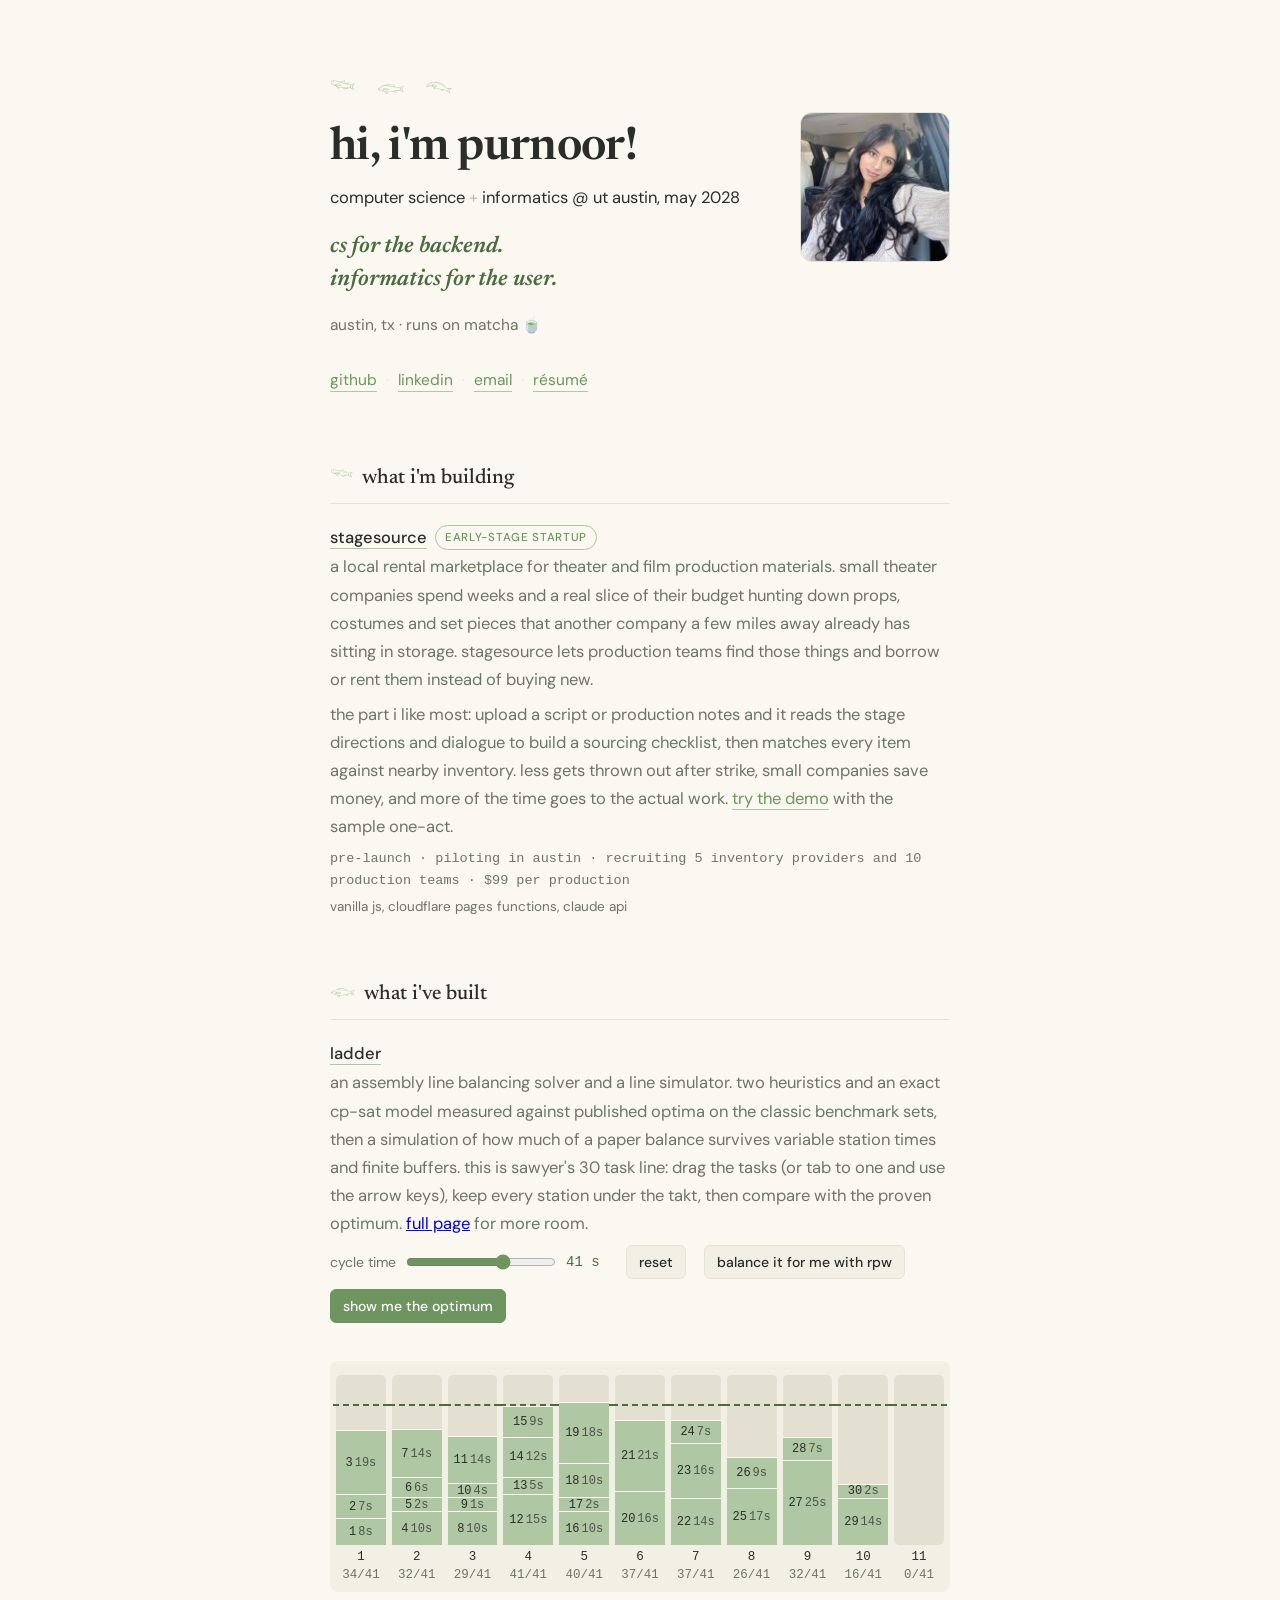
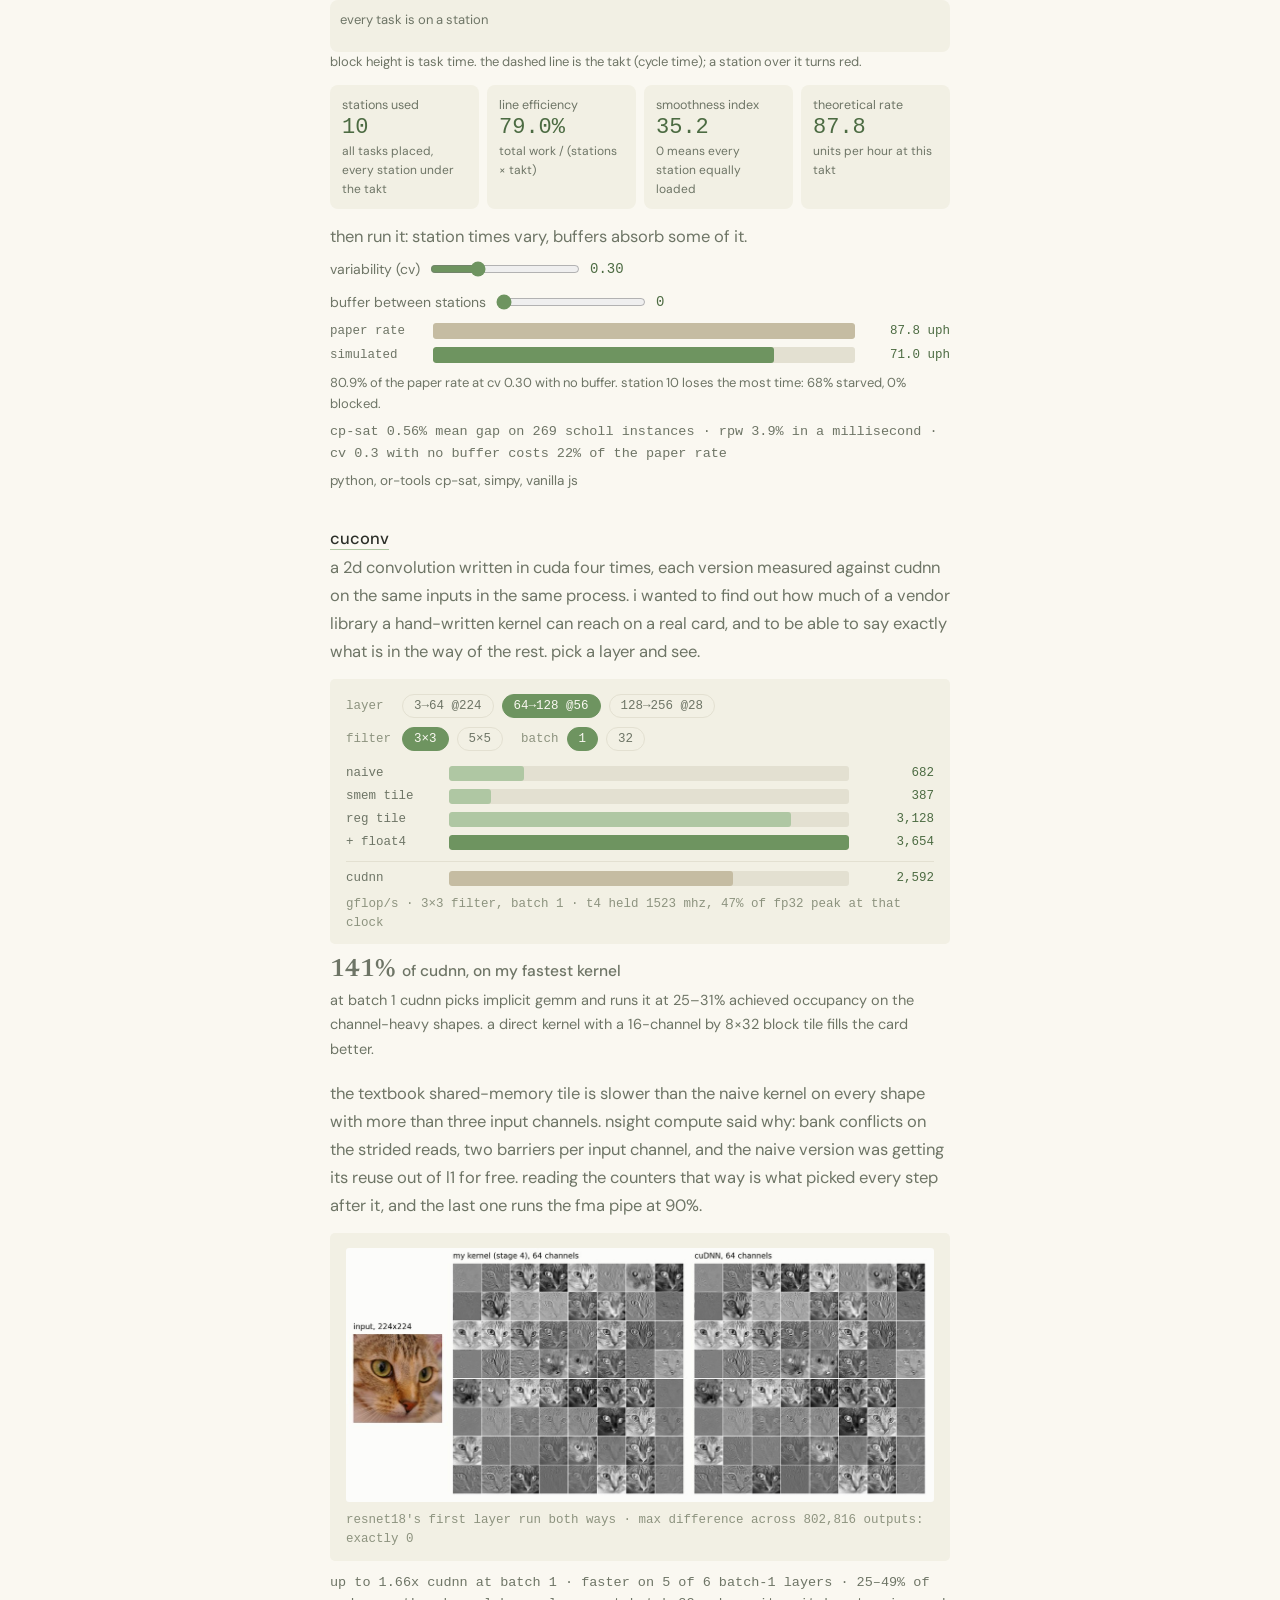
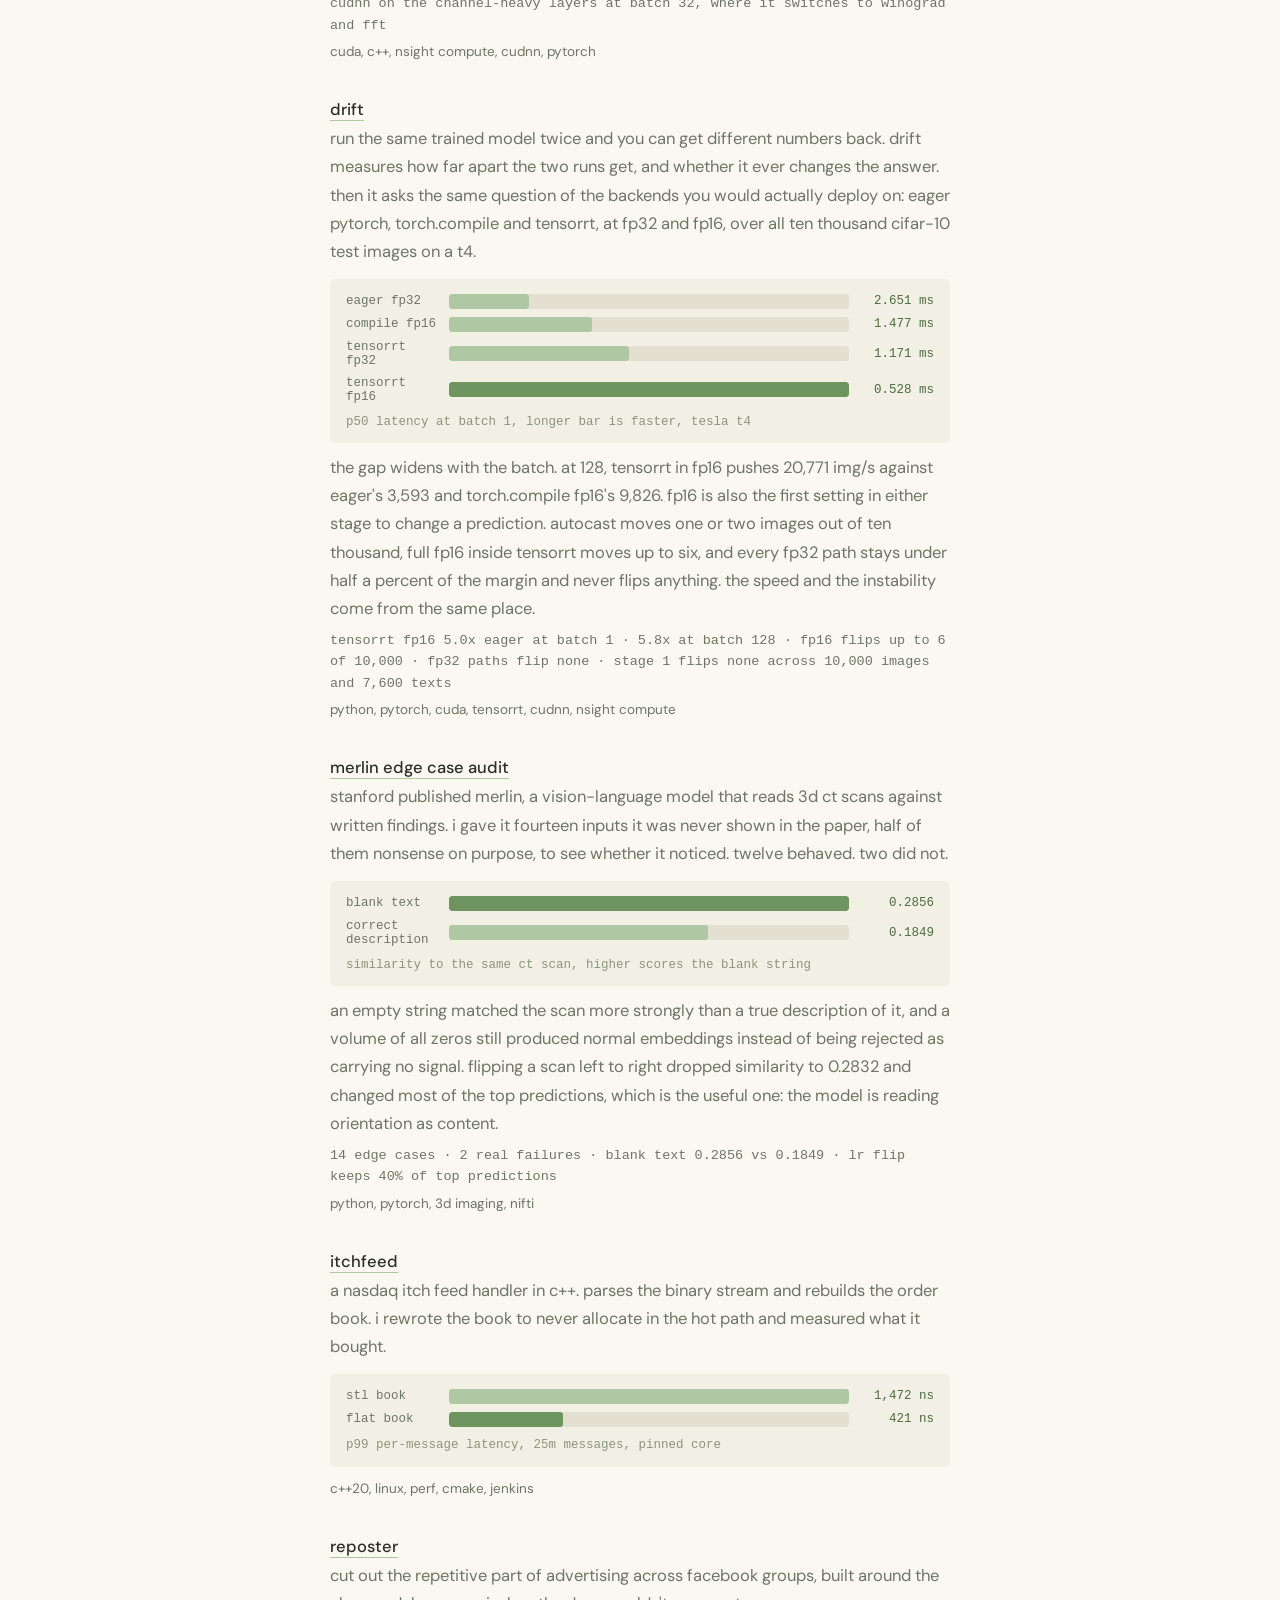
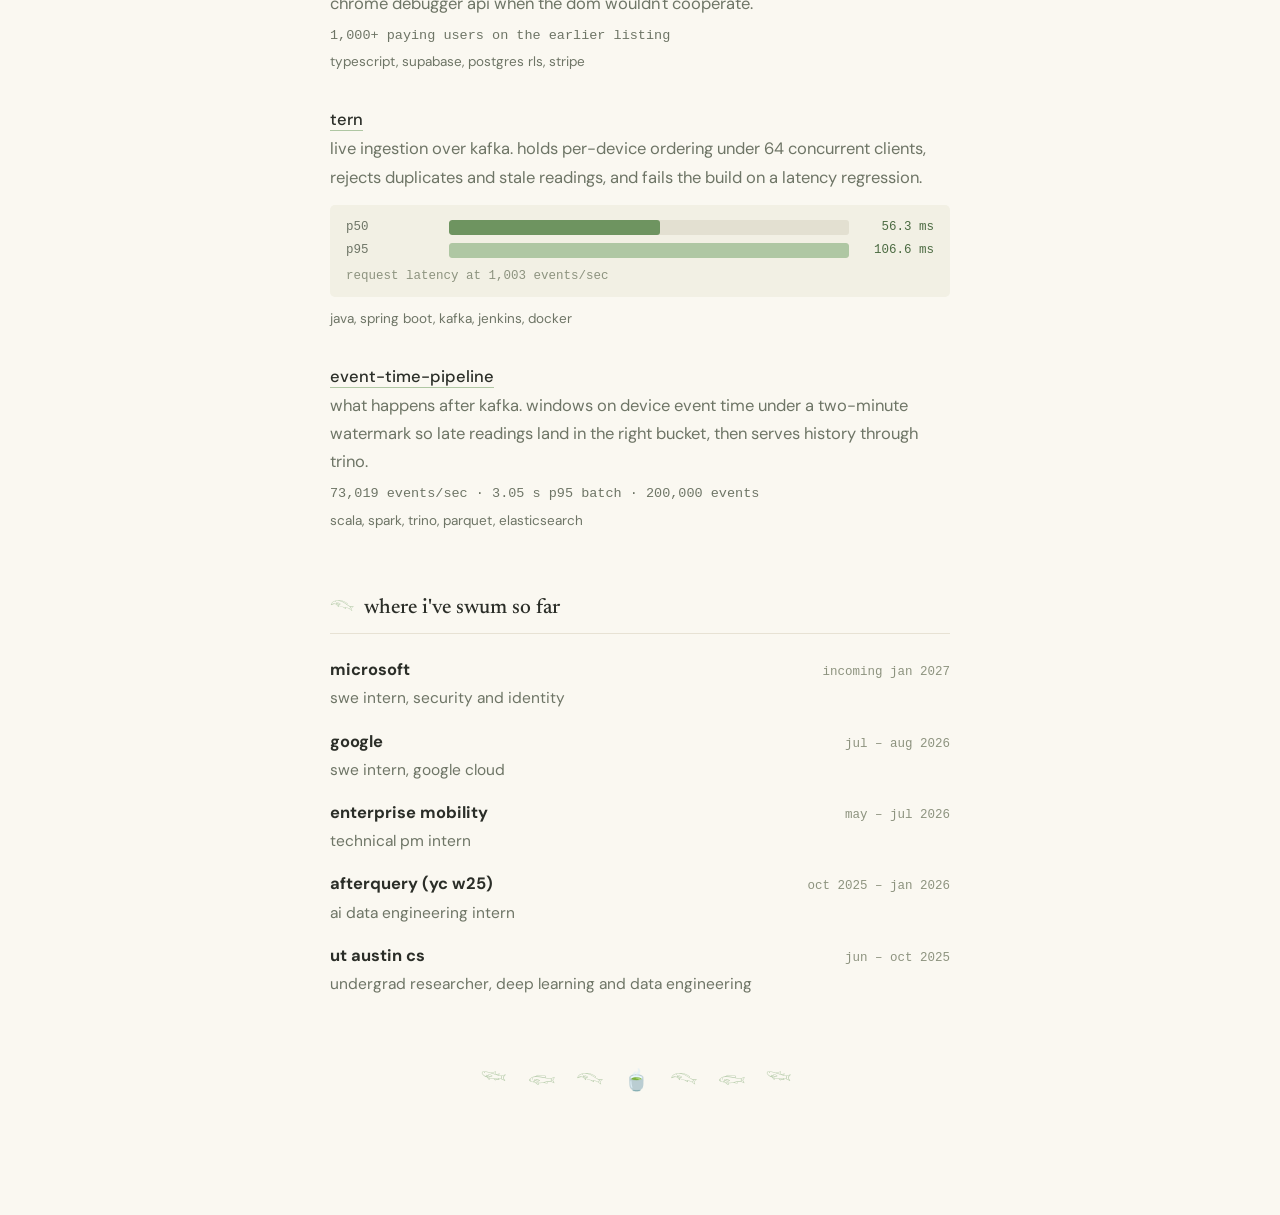
<file: index.html>
<!doctype html>
<html lang="en"><head><meta charset="utf-8">
<meta name="viewport" content="width=device-width,initial-scale=1">
<title>purnoor sharma</title>
<meta name="description" content="purnoor sharma — cs and informatics at ut austin. cuda kernels, c++ systems, and things people actually use.">
<link rel="preconnect" href="https://fonts.googleapis.com">
<link rel="preconnect" href="https://fonts.gstatic.com" crossorigin>
<link rel="preload" href="fonts/fish.woff2" as="font" type="font/woff2" crossorigin>
<link href="https://fonts.googleapis.com/css2?family=Newsreader:ital,opsz,wght@0,6..72,400;0,6..72,500;0,6..72,600;1,6..72,400&family=DM+Sans:wght@400;500&display=swap" rel="stylesheet">
<link rel="stylesheet" href="ladder/board.css">
<style>
  :root{--bg:#FAF8F1;--panel:#F2F0E4;--text:#2B2E28;--muted:#6E7566;
    --matcha:#6E9460;--deep:#4C6B42;--soft:#AFC7A3;--rule:#E7E2D4;--ref:#C5BCA2;--track:#E3E0D1}
  *{box-sizing:border-box}
  body{margin:0;background:var(--bg);color:var(--text);
    font:16.5px/1.7 "DM Sans",ui-sans-serif,system-ui,sans-serif;-webkit-font-smoothing:antialiased}
  main{max-width:660px;margin:0 auto;padding:0 20px 110px}
  .hero{padding:72px 0 10px}
  /* most Windows and Android installs ship no font covering Egyptian Hieroglyphs (U+13000),
     so the fish fall back to tofu boxes without this webfont. self-hosted subset of
     Noto Sans Egyptian Hieroglyphs (OFL) holding only the three fish, 2 KB instead of 399 KB. */
  @font-face{font-family:"Noto Sans Egyptian Hieroglyphs";src:url(fonts/fish.woff2) format("woff2");
    unicode-range:U+1319D-1319F;font-display:swap}
  .glyph,.fish,h2 .g{font-family:"Noto Sans Egyptian Hieroglyphs","Segoe UI Historic","Apple Symbols",serif}
  .fish{color:var(--soft);letter-spacing:.4em;font-size:20px;margin:0}
  .hero{display:flex;justify-content:space-between;align-items:flex-start;gap:32px}
  .hero .txt{min-width:0}
  .me{flex:none;width:150px;height:150px;border-radius:12px;object-fit:cover;margin-top:40px;
    border:1px solid var(--rule);background:var(--panel)}
  h1{font:600 46px/1.08 "Newsreader",Georgia,serif;margin:18px 0 10px;letter-spacing:-.015em}
  .claim{font:400 23px/1.45 "Newsreader",Georgia,serif;margin:0 0 16px;max-width:30ch}
  .claim b{font-weight:600;color:var(--deep);font-style:italic}
  .meta{color:var(--muted);margin:0;font-size:15.5px}
  .degree{font-size:16.5px;color:var(--text);margin:0 0 18px}
  .degree .amp{color:var(--soft)}
  .links{margin:28px 0 0;font-size:15.5px}
  .links a{color:var(--matcha);text-decoration:none;border-bottom:1.5px solid var(--soft);padding-bottom:1px}
  .links a:hover{border-bottom-color:var(--matcha)}
  .links span{color:var(--rule);margin:0 9px}
  h2{font:500 21px/1.3 "Newsreader",Georgia,serif;margin:62px 0 22px;padding-bottom:11px;border-bottom:1px solid var(--rule)}
  h2 .g{color:var(--soft);margin-right:9px;font-size:18px}
  .item{margin:0 0 34px}
  .item h3{font:500 16.5px/1.4 "DM Sans",sans-serif;margin:0 0 4px}
  .item h3 a{color:var(--text);text-decoration:none;border-bottom:1.5px solid var(--soft)}
  .item h3 a:hover{color:var(--matcha)}
  .item p{margin:0 0 7px;color:var(--muted)}
  .badge{font:500 11.5px/1 "DM Sans",sans-serif;letter-spacing:.06em;text-transform:uppercase;color:var(--matcha);border:1px solid var(--soft);border-radius:999px;padding:4px 9px;margin-left:8px;vertical-align:2px;white-space:nowrap}
  .item p a.go{color:var(--matcha);text-decoration:none;border-bottom:1.5px solid var(--soft)}
  .item p a.go:hover{border-bottom-color:var(--matcha)}
  .stack{font-size:13.5px;color:#8D937F;margin:0!important}
  .nums{font:13.5px/1.6 ui-monospace,SFMono-Regular,Menlo,monospace;color:var(--matcha);margin:0 0 5px!important}
  figure{margin:13px 0 11px;background:var(--panel);border-radius:5px;padding:15px 16px 12px}
  figure img{display:block;width:100%;height:auto;border-radius:3px;background:#fff}
  figcaption{font:12.5px/1.5 ui-monospace,SFMono-Regular,Menlo,monospace;color:#8D937F;margin-top:9px}
  .bar{display:flex;align-items:center;gap:11px;margin:0 0 8px}
  .bar .lbl{font:12.5px ui-monospace,Menlo,monospace;color:var(--muted);width:92px;flex:none}
  .bar .track{flex:1;height:15px;background:var(--track);border-radius:3px;overflow:hidden;display:block}
  .bar .fill{display:block;height:100%;min-width:3px;background:var(--soft);border-radius:3px;transition:width .4s cubic-bezier(.4,0,.2,1)}
  .bar .fill.hi{background:var(--matcha)}
  .bar .fill.ref{background:var(--ref)}
  .bar .val{font:12.5px ui-monospace,Menlo,monospace;color:var(--deep);width:74px;text-align:right;flex:none}
  .sep{height:1px;background:var(--track);margin:11px 0 9px}
  .row{display:flex;justify-content:space-between;gap:16px;align-items:baseline}
  .row .when{font:12.5px ui-monospace,Menlo,monospace;color:#8D937F;white-space:nowrap}
  .job{margin:0 0 16px}
  .job .what{color:var(--muted);font-size:15.5px;margin:1px 0 0}
  footer{margin-top:66px;text-align:center}

  /* interactive explorer */
  .pick{display:flex;align-items:baseline;gap:8px;flex-wrap:wrap;margin:0 0 9px}
  .pick .k{font:12.5px ui-monospace,Menlo,monospace;color:#8D937F;width:48px;flex:none}
  .chip{font:12.5px ui-monospace,Menlo,monospace;color:var(--muted);background:transparent;
    border:1px solid var(--track);border-radius:999px;padding:4px 11px;cursor:pointer;
    transition:background .15s,border-color .15s,color .15s}
  .chip:hover{border-color:var(--soft);color:var(--deep)}
  .chip[aria-pressed="true"]{background:var(--matcha);border-color:var(--matcha);color:#FAF8F1}
  .chip:focus-visible{outline:2px solid var(--deep);outline-offset:2px}
  .verdict{font:500 15.5px/1.5 "DM Sans",sans-serif;margin:14px 0 2px!important;color:var(--deep)}
  .verdict.under{color:var(--muted)}
  .verdict .big{font:600 25px/1 "Newsreader",Georgia,serif;margin-right:3px}
  .why{font-size:14.5px!important;color:var(--muted);margin:4px 0 0!important}
  @media(max-width:600px){.hero{flex-direction:column-reverse;gap:8px}.me{margin-top:0}}
  @media(max-width:430px){.hero{padding:48px 0 6px}h1{font-size:35px}.claim{font-size:20px}
    .bar .lbl{width:66px}.bar .val{width:62px}.row{flex-direction:column;gap:1px}
    .pick .k{width:100%}}
  @media(prefers-reduced-motion:reduce){.bar .fill{transition:none}}
</style></head>
<body><main>

  <div class="hero">
    <div class="txt">
    <p class="fish">𓆝 𓆟 𓆞</p>
    <h1>hi, i'm purnoor!</h1>
    <p class="degree">computer science <span class="amp">+</span> informatics @ ut austin, may 2028</p>
    <p class="claim"><b>cs for the backend.</b><br><b>informatics for the user.</b></p>
    <p class="meta">austin, tx · runs on matcha 🍵</p>
    <p class="links">
      <a href="https://github.com/noorps">github</a><span>·</span><a href="https://linkedin.com/in/purnoor-sharma">linkedin</a><span>·</span><a href="mailto:purnoor.sharma@utexas.edu">email</a><span>·</span><a href="/resume.pdf">résumé</a>
    </p>
    </div>
    <img class="me" src="img/me.jpg" width="150" height="150" alt="purnoor sharma">
  </div>

  <h2><span class="g">𓆝</span>what i'm building</h2>

  <div class="item">
    <h3><a href="stagesource/">stagesource</a><span class="badge">early-stage startup</span></h3>
    <p>a local rental marketplace for theater and film production materials. small theater companies spend weeks and a real slice of their budget hunting down props, costumes and set pieces that another company a few miles away already has sitting in storage. stagesource lets production teams find those things and borrow or rent them instead of buying new.</p>
    <p>the part i like most: upload a script or production notes and it reads the stage directions and dialogue to build a sourcing checklist, then matches every item against nearby inventory. less gets thrown out after strike, small companies save money, and more of the time goes to the actual work. <a class="go" href="stagesource/">try the demo</a> with the sample one-act.</p>
    <p class="nums">pre-launch · piloting in austin · recruiting 5 inventory providers and 10 production teams · $99 per production</p>
    <p class="stack">vanilla js, cloudflare pages functions, claude api</p>
  </div>

  <h2><span class="g">𓆟</span>what i've built</h2>

  <div class="item">
    <h3><a href="ladder/">ladder</a></h3>
    <p>an assembly line balancing solver and a line simulator. two heuristics and an exact cp-sat model measured against published optima on the classic benchmark sets, then a simulation of how much of a paper balance survives variable station times and finite buffers. this is sawyer's 30 task line: drag the tasks (or tab to one and use the arrow keys), keep every station under the takt, then compare with the proven optimum. <a href="ladder/">full page</a> for more room.</p>
    <div id="ladder-board"></div>
    <p style="margin-top:14px">then run it: station times vary, buffers absorb some of it.</p>
    <div id="ladder-sim"></div>
    <p class="nums">cp-sat 0.56% mean gap on 269 scholl instances · rpw 3.9% in a millisecond · cv 0.3 with no buffer costs 22% of the paper rate</p>
    <p class="stack">python, or-tools cp-sat, simpy, vanilla js</p>
  </div>

  <div class="item">
    <h3><a href="https://github.com/noorps/cuconv">cuconv</a></h3>
    <p>a 2d convolution written in cuda four times, each version measured against cudnn on the same inputs in the same process. i wanted to find out how much of a vendor library a hand-written kernel can reach on a real card, and to be able to say exactly what is in the way of the rest. pick a layer and see.</p>

    <figure>
      <div class="pick"><span class="k">layer</span>
        <button class="chip" data-g="shape" data-v="3->64 @224">3→64 @224</button>
        <button class="chip" data-g="shape" data-v="64->128 @56">64→128 @56</button>
        <button class="chip" data-g="shape" data-v="128->256 @28">128→256 @28</button>
      </div>
      <div class="pick"><span class="k">filter</span>
        <button class="chip" data-g="k" data-v="3">3×3</button>
        <button class="chip" data-g="k" data-v="5">5×5</button>
        <span class="k" style="width:auto;margin-left:10px">batch</span>
        <button class="chip" data-g="n" data-v="1">1</button>
        <button class="chip" data-g="n" data-v="32">32</button>
      </div>

      <div style="margin-top:15px">
        <div class="bar"><span class="lbl">naive</span><span class="track"><span class="fill" id="b-naive"></span></span><span class="val" id="v-naive"></span></div>
        <div class="bar"><span class="lbl">smem tile</span><span class="track"><span class="fill" id="b-smem"></span></span><span class="val" id="v-smem"></span></div>
        <div class="bar"><span class="lbl">reg tile</span><span class="track"><span class="fill" id="b-regtile"></span></span><span class="val" id="v-regtile"></span></div>
        <div class="bar"><span class="lbl">+ float4</span><span class="track"><span class="fill hi" id="b-vec"></span></span><span class="val" id="v-vec"></span></div>
        <div class="sep"></div>
        <div class="bar"><span class="lbl">cudnn</span><span class="track"><span class="fill ref" id="b-cudnn"></span></span><span class="val" id="v-cudnn"></span></div>
      </div>
      <figcaption id="cap"></figcaption>
    </figure>

    <p class="verdict" id="verdict"></p>
    <p class="why" id="why"></p>

    <p style="margin-top:18px">the textbook shared-memory tile is slower than the naive kernel on every shape with more than three input channels. nsight compute said why: bank conflicts on the strided reads, two barriers per input channel, and the naive version was getting its reuse out of l1 for free. reading the counters that way is what picked every step after it, and the last one runs the fma pipe at 90%.</p>

    <figure>
      <img src="img/cuconv-featuremaps.jpg" alt="resnet18 conv1 feature maps, 64 channels from my kernel beside 64 from cudnn, visually identical" loading="lazy" width="1200" height="520">
      <figcaption>resnet18's first layer run both ways · max difference across 802,816 outputs: exactly 0</figcaption>
    </figure>
    <p class="nums">up to 1.66x cudnn at batch 1 · faster on 5 of 6 batch-1 layers · 25–49% of cudnn on the channel-heavy layers at batch 32, where it switches to winograd and fft</p>
    <p class="stack">cuda, c++, nsight compute, cudnn, pytorch</p>
  </div>

  <div class="item">
    <h3><a href="https://github.com/noorps/drift">drift</a></h3>
    <p>run the same trained model twice and you can get different numbers back. drift measures how far apart the two runs get, and whether it ever changes the answer. then it asks the same question of the backends you would actually deploy on: eager pytorch, torch.compile and tensorrt, at fp32 and fp16, over all ten thousand cifar-10 test images on a t4.</p>

    <figure>
      <div class="bar"><span class="lbl">eager fp32</span><span class="track"><span class="fill" style="width:19.9%"></span></span><span class="val">2.651 ms</span></div>
      <div class="bar"><span class="lbl">compile fp16</span><span class="track"><span class="fill" style="width:35.7%"></span></span><span class="val">1.477 ms</span></div>
      <div class="bar"><span class="lbl">tensorrt fp32</span><span class="track"><span class="fill" style="width:45.1%"></span></span><span class="val">1.171 ms</span></div>
      <div class="bar"><span class="lbl">tensorrt fp16</span><span class="track"><span class="fill hi" style="width:100%"></span></span><span class="val">0.528 ms</span></div>
      <figcaption>p50 latency at batch 1, longer bar is faster, tesla t4</figcaption>
    </figure>

    <p>the gap widens with the batch. at 128, tensorrt in fp16 pushes 20,771 img/s against eager's 3,593 and torch.compile fp16's 9,826. fp16 is also the first setting in either stage to change a prediction. autocast moves one or two images out of ten thousand, full fp16 inside tensorrt moves up to six, and every fp32 path stays under half a percent of the margin and never flips anything. the speed and the instability come from the same place.</p>

    <p class="nums">tensorrt fp16 5.0x eager at batch 1 · 5.8x at batch 128 · fp16 flips up to 6 of 10,000 · fp32 paths flip none · stage 1 flips none across 10,000 images and 7,600 texts</p>
    <p class="stack">python, pytorch, cuda, tensorrt, cudnn, nsight compute</p>
  </div>

  <div class="item">
    <h3><a href="https://github.com/noorps/merlin-edge-case-audit">merlin edge case audit</a></h3>
    <p>stanford published merlin, a vision-language model that reads 3d ct scans against written findings. i gave it fourteen inputs it was never shown in the paper, half of them nonsense on purpose, to see whether it noticed. twelve behaved. two did not.</p>

    <figure>
      <div class="bar"><span class="lbl">blank text</span><span class="track"><span class="fill hi" style="width:100%"></span></span><span class="val">0.2856</span></div>
      <div class="bar"><span class="lbl">correct description</span><span class="track"><span class="fill" style="width:64.7%"></span></span><span class="val">0.1849</span></div>
      <figcaption>similarity to the same ct scan, higher scores the blank string</figcaption>
    </figure>

    <p>an empty string matched the scan more strongly than a true description of it, and a volume of all zeros still produced normal embeddings instead of being rejected as carrying no signal. flipping a scan left to right dropped similarity to 0.2832 and changed most of the top predictions, which is the useful one: the model is reading orientation as content.</p>

    <p class="nums">14 edge cases · 2 real failures · blank text 0.2856 vs 0.1849 · lr flip keeps 40% of top predictions</p>
    <p class="stack">python, pytorch, 3d imaging, nifti</p>
  </div>

  <div class="item">
    <h3><a href="https://github.com/noorps/itchfeed">itchfeed</a></h3>
    <p>a nasdaq itch feed handler in c++. parses the binary stream and rebuilds the order book. i rewrote the book to never allocate in the hot path and measured what it bought.</p>
    <figure>
      <div class="bar"><span class="lbl">stl book</span><span class="track"><span class="fill" style="width:100%"></span></span><span class="val">1,472 ns</span></div>
      <div class="bar"><span class="lbl">flat book</span><span class="track"><span class="fill hi" style="width:28.6%"></span></span><span class="val">421 ns</span></div>
      <figcaption>p99 per-message latency, 25m messages, pinned core</figcaption>
    </figure>
    <p class="stack">c++20, linux, perf, cmake, jenkins</p>
  </div>

  <div class="item">
    <h3><a href="#">reposter</a></h3>
    <p>cut out the repetitive part of advertising across facebook groups, built around the chrome debugger api when the dom wouldn't cooperate.</p>
    <p class="nums">1,000+ paying users on the earlier listing</p>
    <p class="stack">typescript, supabase, postgres rls, stripe</p>
  </div>

  <div class="item">
    <h3><a href="https://github.com/noorps/tern">tern</a></h3>
    <p>live ingestion over kafka. holds per-device ordering under 64 concurrent clients, rejects duplicates and stale readings, and fails the build on a latency regression.</p>
    <figure>
      <div class="bar"><span class="lbl">p50</span><span class="track"><span class="fill hi" style="width:52.8%"></span></span><span class="val">56.3 ms</span></div>
      <div class="bar"><span class="lbl">p95</span><span class="track"><span class="fill" style="width:100%"></span></span><span class="val">106.6 ms</span></div>
      <figcaption>request latency at 1,003 events/sec</figcaption>
    </figure>
    <p class="stack">java, spring boot, kafka, jenkins, docker</p>
  </div>

  <div class="item">
    <h3><a href="https://github.com/noorps/event-time-pipeline">event-time-pipeline</a></h3>
    <p>what happens after kafka. windows on device event time under a two-minute watermark so late readings land in the right bucket, then serves history through trino.</p>
    <p class="nums">73,019 events/sec · 3.05 s p95 batch · 200,000 events</p>
    <p class="stack">scala, spark, trino, parquet, elasticsearch</p>
  </div>

  <h2><span class="g">𓆞</span>where i've swum so far</h2>

  <div class="job"><div class="row"><strong>microsoft</strong><span class="when">incoming jan 2027</span></div>
    <p class="what">swe intern, security and identity</p></div>
  <div class="job"><div class="row"><strong>google</strong><span class="when">jul – aug 2026</span></div>
    <p class="what">swe intern, google cloud</p></div>
  <div class="job"><div class="row"><strong>enterprise mobility</strong><span class="when">may – jul 2026</span></div>
    <p class="what">technical pm intern</p></div>
  <div class="job"><div class="row"><strong>afterquery (yc w25)</strong><span class="when">oct 2025 – jan 2026</span></div>
    <p class="what">ai data engineering intern</p></div>
  <div class="job"><div class="row"><strong>ut austin cs</strong><span class="when">jun – oct 2025</span></div>
    <p class="what">undergrad researcher, deep learning and data engineering</p></div>

  <footer><p class="fish">𓆝 𓆟 𓆞 🍵 𓆞 𓆟 𓆝</p></footer>

</main>
<script>
// every number below is measured, from results/t4-20261102-2346/bench.json in the cuconv repo.
const DATA = {"3->64 @224|3|1":{"cudnn":{"g":1242,"ms":0.1396,"pct":100,"mhz":1305,"peak":19},"naive":{"g":698,"ms":0.2483,"pct":56,"mhz":1365,"peak":10},"smem":{"g":445,"ms":0.3898,"pct":36,"mhz":1380,"peak":6},"regtile":{"g":1592,"ms":0.109,"pct":128,"mhz":1350,"peak":23},"vec":{"g":1544,"ms":0.1123,"pct":124,"mhz":1545.0,"peak":20}},"64->128 @56|3|1":{"cudnn":{"g":2592,"ms":0.1784,"pct":100,"mhz":1575,"peak":32},"naive":{"g":682,"ms":0.678,"pct":26,"mhz":1290,"peak":10},"smem":{"g":387,"ms":1.1945,"pct":15,"mhz":1410.0,"peak":5},"regtile":{"g":3128,"ms":0.1478,"pct":121,"mhz":1515.0,"peak":40},"vec":{"g":3654,"ms":0.1266,"pct":141,"mhz":1522.5,"peak":47}},"128->256 @28|3|1":{"cudnn":{"g":2676,"ms":0.1728,"pct":100,"mhz":1545,"peak":34},"naive":{"g":673,"ms":0.6872,"pct":25,"mhz":1395,"peak":9},"smem":{"g":393,"ms":1.1781,"pct":15,"mhz":1440,"peak":5},"regtile":{"g":2497,"ms":0.1852,"pct":93,"mhz":1545,"peak":32},"vec":{"g":2583,"ms":0.179,"pct":96,"mhz":1500,"peak":34}},"3->64 @224|3|32":{"cudnn":{"g":894,"ms":6.204,"pct":100,"mhz":615,"peak":28},"naive":{"g":533,"ms":10.4139,"pct":60,"mhz":1095.0,"peak":10},"smem":{"g":410,"ms":13.5391,"pct":46,"mhz":1260.0,"peak":6},"regtile":{"g":1475,"ms":3.7632,"pct":165,"mhz":720.0,"peak":40},"vec":{"g":1446,"ms":3.8365,"pct":162,"mhz":600,"peak":47}},"64->128 @56|3|32":{"cudnn":{"g":6241,"ms":2.3711,"pct":100,"mhz":765,"peak":159},"naive":{"g":650,"ms":22.7627,"pct":10,"mhz":1245,"peak":10},"smem":{"g":390,"ms":37.8944,"pct":6,"mhz":1380,"peak":6},"regtile":{"g":2715,"ms":5.4512,"pct":43,"mhz":1065,"peak":50},"vec":{"g":3049,"ms":4.8536,"pct":49,"mhz":1020.0,"peak":58}},"128->256 @28|3|32":{"cudnn":{"g":8376,"ms":1.7667,"pct":100,"mhz":795.0,"peak":206},"naive":{"g":647,"ms":22.8868,"pct":8,"mhz":1260.0,"peak":10},"smem":{"g":394,"ms":37.5583,"pct":5,"mhz":1365,"peak":6},"regtile":{"g":2544,"ms":5.8164,"pct":30,"mhz":1080,"peak":46},"vec":{"g":2831,"ms":5.2275,"pct":34,"mhz":1065.0,"peak":52}},"3->64 @224|5|1":{"cudnn":{"g":2482,"ms":0.1941,"pct":100,"mhz":1410,"peak":34},"naive":{"g":608,"ms":0.7918,"pct":25,"mhz":1185,"peak":10},"smem":{"g":577,"ms":0.8345,"pct":23,"mhz":1327.5,"peak":8},"regtile":{"g":4103,"ms":0.1174,"pct":165,"mhz":1455.0,"peak":55},"vec":{"g":4021,"ms":0.1198,"pct":162,"mhz":1410.0,"peak":56}},"64->128 @56|5|1":{"cudnn":{"g":2520,"ms":0.5098,"pct":100,"mhz":1305.0,"peak":38},"naive":{"g":658,"ms":1.9512,"pct":26,"mhz":1275,"peak":10},"smem":{"g":494,"ms":2.6006,"pct":20,"mhz":1425,"peak":7},"regtile":{"g":4188,"ms":0.3067,"pct":166,"mhz":1500,"peak":55},"vec":{"g":4074,"ms":0.3153,"pct":162,"mhz":1282.5,"peak":62}},"128->256 @28|5|1":{"cudnn":{"g":2108,"ms":0.6093,"pct":100,"mhz":1335,"peak":31},"naive":{"g":638,"ms":2.0147,"pct":30,"mhz":1290,"peak":10},"smem":{"g":489,"ms":2.6269,"pct":23,"mhz":1425,"peak":7},"regtile":{"g":2602,"ms":0.4937,"pct":123,"mhz":1305,"peak":39},"vec":{"g":2786,"ms":0.4611,"pct":132,"mhz":1275.0,"peak":43}},"3->64 @224|5|32":{"cudnn":{"g":1361,"ms":11.3228,"pct":100,"mhz":720,"peak":37},"naive":{"g":587,"ms":26.2725,"pct":43,"mhz":1140,"peak":10},"smem":{"g":572,"ms":26.9406,"pct":42,"mhz":1305,"peak":9},"regtile":{"g":2269,"ms":6.7943,"pct":167,"mhz":690,"peak":64},"vec":{"g":2193,"ms":7.0278,"pct":161,"mhz":600,"peak":71}},"64->128 @56|5|32":{"cudnn":{"g":13322,"ms":3.0855,"pct":100,"mhz":720.0,"peak":361},"naive":{"g":637,"ms":64.4958,"pct":5,"mhz":1200,"peak":10},"smem":{"g":483,"ms":85.1068,"pct":4,"mhz":1365,"peak":7},"regtile":{"g":3280,"ms":12.531,"pct":25,"mhz":960,"peak":67},"vec":{"g":3579,"ms":11.4864,"pct":27,"mhz":922.5,"peak":76}},"128->256 @28|5|32":{"cudnn":{"g":11481,"ms":3.5801,"pct":100,"mhz":585,"peak":383},"naive":{"g":606,"ms":67.8047,"pct":5,"mhz":1170,"peak":10},"smem":{"g":472,"ms":87.1096,"pct":4,"mhz":1335,"peak":7},"regtile":{"g":2772,"ms":14.8272,"pct":24,"mhz":915,"peak":59},"vec":{"g":2918,"ms":14.0883,"pct":25,"mhz":855.0,"peak":67}}};

const STAGES = ["naive","smem","regtile","vec","cudnn"];
const sel = {shape:"64->128 @56", k:"3", n:"1"};
const fmt = n => n.toLocaleString("en-US");

function why(shape, n){
  if (shape.startsWith("3->64"))
    return "three input channels, 27 multiply-adds per output. this one is traffic bound, and neither winograd nor fft pays for three channels, so cudnn has no algorithmic trick to play here.";
  if (n === "1")
    return "at batch 1 cudnn picks implicit gemm and runs it at 25–31% achieved occupancy on the channel-heavy shapes. a direct kernel with a 16-channel by 8×32 block tile fills the card better.";
  return "at batch 32 cudnn switches to winograd for 3×3 and fft for 5×5, which do 2.25× and more fewer multiplies than any direct kernel. my fma pipe is at 71–90% here, so what is left is the algorithm, not the kernel.";
}

function render(){
  const row = DATA[sel.shape + "|" + sel.k + "|" + sel.n];
  if (!row) return;
  const max = Math.max(...STAGES.map(s => row[s].g));
  for (const s of STAGES){
    document.getElementById("b-" + s).style.width = (row[s].g / max * 100).toFixed(1) + "%";
    document.getElementById("v-" + s).textContent = fmt(row[s].g);
  }
  const v = row.vec;
  document.getElementById("cap").textContent =
    "gflop/s · " + sel.k + "×" + sel.k + " filter, batch " + sel.n +
    " · t4 held " + Math.round(v.mhz) + " mhz, " + v.peak + "% of fp32 peak at that clock";

  const el = document.getElementById("verdict");
  el.classList.toggle("under", v.pct < 100);
  el.innerHTML = '<span class="big">' + v.pct + "%</span> of cudnn" +
    (v.pct >= 100 ? ", on my fastest kernel" : " on my fastest kernel");
  document.getElementById("why").textContent = why(sel.shape, sel.n);

  for (const c of document.querySelectorAll(".chip"))
    c.setAttribute("aria-pressed", String(sel[c.dataset.g] === c.dataset.v));
}

for (const c of document.querySelectorAll(".chip")){
  c.type = "button";
  c.addEventListener("click", () => { sel[c.dataset.g] = c.dataset.v; render(); });
}
render();
</script>
<script src="ladder/data/data.js"></script>
<script src="ladder/sim.js"></script>
<script src="ladder/board.js"></script>
<script>
(function(){
  const b = window.LadderBoard.create(window.LADDER_DATA, {columnHeight: 170});
  b.mountBoard(document.getElementById("ladder-board"));
  b.mountSim(document.getElementById("ladder-sim"));
})();
</script>
</body></html>
</file>
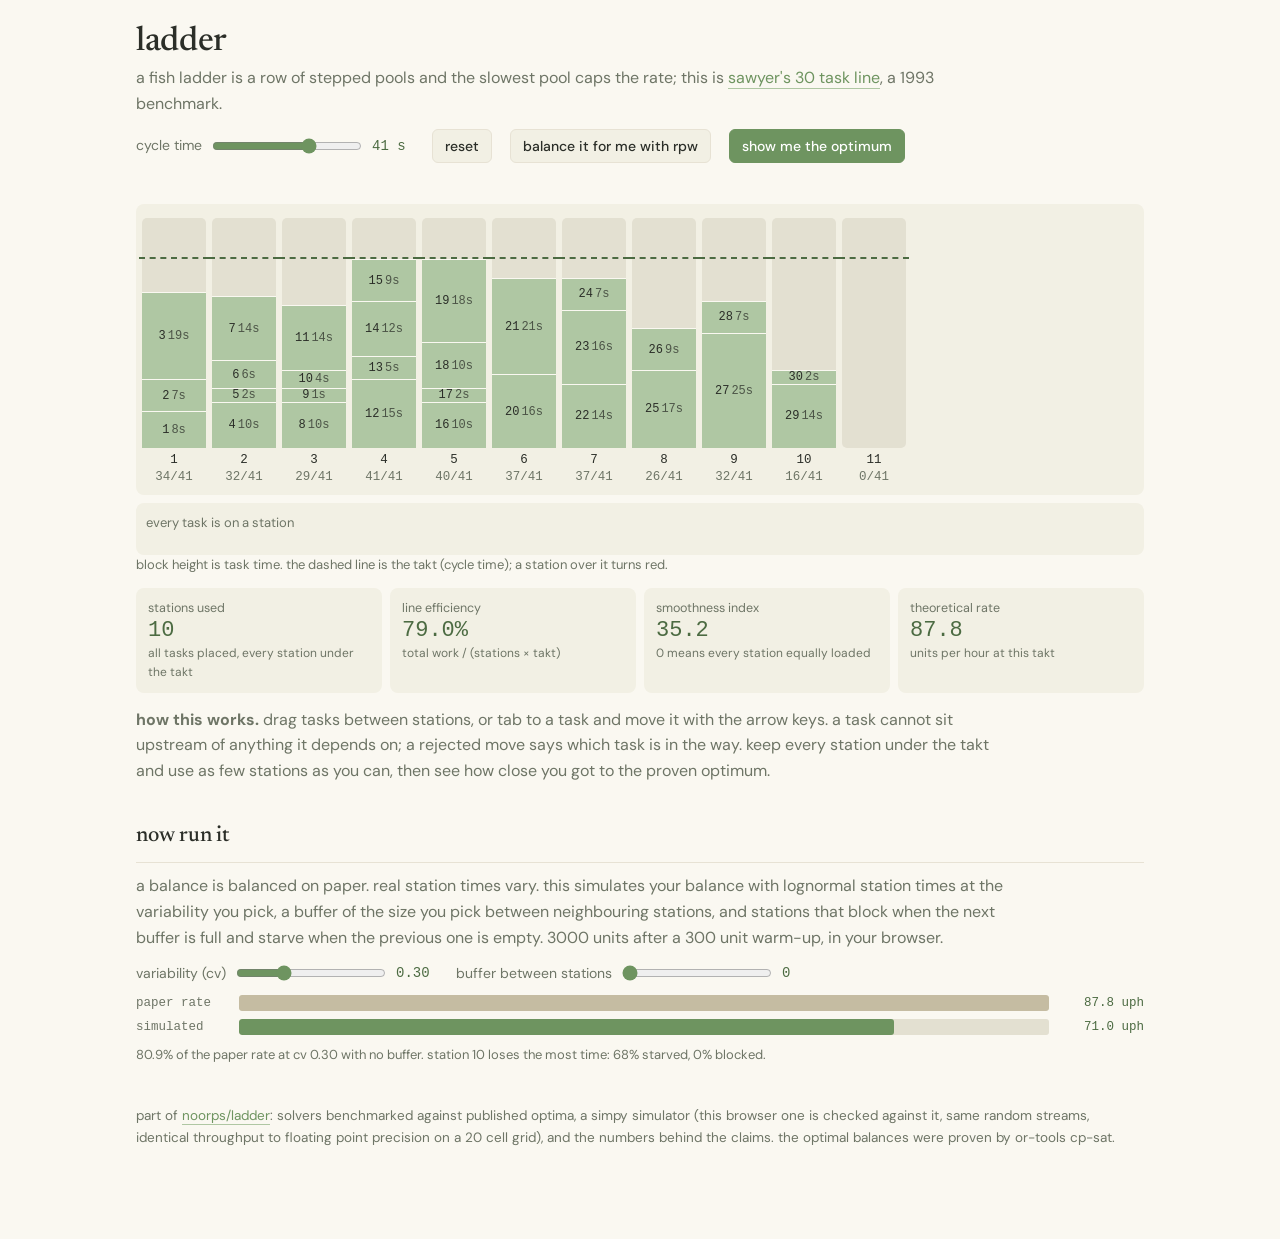
<file: ladder/index.html>
<!doctype html>
<html lang="en">
<head>
<meta charset="utf-8">
<meta name="viewport" content="width=device-width,initial-scale=1">
<title>ladder: balance a line</title>
<meta name="description" content="drag tasks between stations on a real 30 task benchmark line, watch the takt bars and metrics move, then compare your balance with the proven optimum and simulate it with variable station times.">
<link rel="preconnect" href="https://fonts.googleapis.com">
<link rel="preconnect" href="https://fonts.gstatic.com" crossorigin>
<link href="https://fonts.googleapis.com/css2?family=Newsreader:ital,opsz,wght@0,6..72,400;0,6..72,500;1,6..72,400&family=DM+Sans:wght@400;500&display=swap" rel="stylesheet">
<link rel="stylesheet" href="style.css">
<link rel="stylesheet" href="board.css">
</head>
<body>
<main>
  <h1>ladder</h1>
  <p class="lede">a fish ladder is a row of stepped pools and the slowest pool caps the rate; this is
    <a href="https://assembly-line-balancing.de/salbp/">sawyer's 30 task line</a>, a 1993 benchmark.</p>

  <div id="board"></div>

  <p class="how"><strong>how this works.</strong> drag tasks between stations, or tab to a task and move it with the arrow keys.
    a task cannot sit upstream of anything it depends on; a rejected move says which task is in the way. keep every station
    under the takt and use as few stations as you can, then see how close you got to the proven optimum.</p>

  <h2>now run it</h2>
  <p class="lede">a balance is balanced on paper. real station times vary. this simulates your balance with lognormal station
    times at the variability you pick, a buffer of the size you pick between neighbouring stations, and stations that block
    when the next buffer is full and starve when the previous one is empty. 3000 units after a 300 unit warm-up, in your browser.</p>
  <div id="sim"></div>

  <p class="foot">part of <a href="https://github.com/noorps/ladder">noorps/ladder</a>: solvers benchmarked against published optima, a simpy
    simulator (this browser one is checked against it, same random streams, identical throughput to floating point precision on a
    20 cell grid), and the numbers behind the claims. the optimal balances were proven by or-tools cp-sat.</p>
</main>
<script src="data/data.js"></script>
<script src="sim.js"></script>
<script src="board.js"></script>
<script>
  const ladder = window.LadderBoard.create(window.LADDER_DATA);
  ladder.mountBoard(document.getElementById("board"));
  ladder.mountSim(document.getElementById("sim"));
</script>
</body>
</html>
</file>
<file: ladder/board.css>
/* ladder board component. everything is scoped under .ladder-board so it can sit inside another page. */
.ladder-board{--lb-bg:#FAF8F1;--lb-panel:#F2F0E4;--lb-text:#2B2E28;--lb-muted:#6E7566;--lb-matcha:#6E9460;--lb-deep:#4C6B42;
  --lb-soft:#AFC7A3;--lb-rule:#E7E2D4;--lb-track:#E3E0D1;--lb-over:#B64E3A;--lb-ref:#C5BCA2;
  font:16px/1.6 "DM Sans",ui-sans-serif,system-ui,sans-serif;color:var(--lb-text)}
.ladder-board *{box-sizing:border-box}
.ladder-board p{margin:0 0 10px}
.lb-num{font-family:ui-monospace,SFMono-Regular,Menlo,Consolas,monospace;font-variant-numeric:tabular-nums}
.lb-small{font-size:13px;color:var(--lb-muted)}

/* controls */
.lb-controls{display:flex;flex-wrap:wrap;gap:10px 18px;align-items:center;margin:0 0 8px}
.lb-ctl{display:flex;align-items:center;gap:10px;min-width:0}
.lb-ctl label{display:flex;align-items:center;gap:10px;font-size:14px;color:var(--lb-muted);white-space:nowrap}
.lb-ctl output{min-width:5ch;font:14px ui-monospace,Menlo,Consolas,monospace;color:var(--lb-deep)}
.ladder-board input[type=range]{width:150px;max-width:40vw;accent-color:var(--lb-matcha);margin:0}
.ladder-board button{font:500 14px "DM Sans",system-ui,sans-serif;color:var(--lb-text);background:var(--lb-panel);border:1px solid var(--lb-rule);
  border-radius:6px;padding:7px 12px;cursor:pointer;line-height:1.3}
.ladder-board button:hover{border-color:var(--lb-soft);background:#ECE9DB}
.ladder-board button.primary{background:var(--lb-matcha);color:#fff;border-color:var(--lb-matcha)}
.ladder-board button.primary:hover{background:var(--lb-deep);border-color:var(--lb-deep)}
.ladder-board button:disabled{opacity:.6;cursor:default}
.ladder-board button:focus-visible,.ladder-board [tabindex]:focus-visible,.ladder-board input:focus-visible{outline:2px solid var(--lb-deep);outline-offset:2px}
.lb-msg{min-height:1.6em;margin:6px 0 10px;font-size:14.5px;color:var(--lb-over)}
.lb-msg.ok{color:var(--lb-deep)}

/* the board */
.lb-board{display:flex;gap:6px;align-items:flex-end;overflow-x:auto;overflow-y:hidden;padding:14px 6px 8px;
  background:var(--lb-panel);border-radius:8px;scrollbar-width:thin;-webkit-overflow-scrolling:touch}
.lb-station{flex:1 1 0;min-width:48px;max-width:64px;display:flex;flex-direction:column;align-items:center;gap:4px}
.lb-col{position:relative;width:100%;height:var(--colh);background:var(--lb-track);border-radius:5px;overflow:visible}
.lb-col.over{outline:2px solid var(--lb-over)}
.lb-col.target{outline:2px dashed var(--lb-matcha);outline-offset:-2px}
.lb-stack{position:absolute;left:0;right:0;bottom:0;display:flex;flex-direction:column-reverse}
.lb-takt{position:absolute;left:-3px;right:-3px;border-top:2px dashed var(--lb-deep);pointer-events:none}
.lb-hdr{font:12.5px/1.4 ui-monospace,Menlo,Consolas,monospace;color:var(--lb-muted);text-align:center;white-space:nowrap}
.lb-hdr b{color:var(--lb-text);font-weight:500}
.lb-hdr.over b{color:var(--lb-over)}
.lb-task{display:flex;align-items:center;justify-content:center;gap:2px;height:var(--h);min-height:14px;width:100%;
  background:var(--lb-soft);border-top:1px solid var(--lb-bg);font:12px/1 ui-monospace,Menlo,Consolas,monospace;color:var(--lb-text);
  cursor:grab;user-select:none;-webkit-user-select:none;touch-action:none;transition:background .15s}
.lb-task:hover{background:#9DBB8F}
.lb-task.over{background:var(--lb-over);color:#fff}
.lb-task.dragging{opacity:.35}
.lb-task.ghost{position:fixed;z-index:10;pointer-events:none;opacity:.9;box-shadow:0 6px 18px rgba(43,46,40,.25);border-radius:3px}
.lb-task .t{opacity:.75}
.lb-tray{margin:8px 0 0;padding:10px;background:var(--lb-panel);border-radius:8px;min-height:52px;display:flex;flex-wrap:wrap;gap:6px;align-items:flex-start}
.lb-tray.target{outline:2px dashed var(--lb-matcha);outline-offset:-2px}
.lb-tray .lb-task{width:auto;height:auto;min-height:0;padding:5px 9px;border-radius:4px;border:0}
.lb-tray .lb-label{width:100%;font-size:13px;color:var(--lb-muted)}
.lb-legend{font-size:13px;color:var(--lb-muted);margin:6px 0 0}

/* metrics */
.lb-tiles{display:grid;grid-template-columns:repeat(auto-fit,minmax(130px,1fr));gap:8px;margin:12px 0}
.lb-tile{background:var(--lb-panel);border-radius:8px;padding:10px 12px}
.lb-tile .k{font-size:12.5px;color:var(--lb-muted)}
.lb-tile .v{font:500 22px/1.2 ui-monospace,Menlo,Consolas,monospace;color:var(--lb-deep)}
.lb-tile .v.bad{color:var(--lb-over)}
.lb-tile .s{font-size:12px;color:var(--lb-muted)}
.lb-compare{margin:10px 0 0;padding:14px 16px;background:var(--lb-panel);border-left:4px solid var(--lb-matcha);border-radius:8px;display:none}
.lb-compare.show{display:block}
.lb-compare .big{font:500 24px/1.25 "Newsreader",Georgia,serif;margin:0 0 4px}
.lb-compare .big .lb-num{color:var(--lb-deep)}
.lb-compare .small{font-size:13px;color:var(--lb-muted)}

/* simulation bars */
.lb-bars{margin:10px 0}
.lb-bar{display:flex;align-items:center;gap:11px;margin:0 0 8px}
.lb-bar .lbl{font:12.5px ui-monospace,Menlo,Consolas,monospace;color:var(--lb-muted);width:92px;flex:none}
.lb-bar .track{flex:1;height:16px;background:var(--lb-track);border-radius:3px;overflow:hidden;display:block}
.lb-bar .fill{display:block;height:100%;min-width:3px;background:var(--lb-matcha);border-radius:3px;transition:width .3s cubic-bezier(.4,0,.2,1)}
.lb-bar .fill.ref{background:var(--lb-ref)}
.lb-bar .val{font:12.5px ui-monospace,Menlo,Consolas,monospace;color:var(--lb-deep);width:84px;text-align:right;flex:none}
@media (max-width:600px){.lb-ctl label{white-space:normal} .ladder-board input[type=range]{width:110px} .lb-station{min-width:44px} .lb-task{font-size:10.5px} .lb-hdr{font-size:11px} .lb-bar .lbl{width:70px} .lb-bar .val{width:70px}}
</file>
<file: ladder/style.css>
/* page styles for the demo; the board itself is styled by board.css */
:root{--bg:#FAF8F1;--panel:#F2F0E4;--text:#2B2E28;--muted:#6E7566;--matcha:#6E9460;--deep:#4C6B42;--soft:#AFC7A3;--rule:#E7E2D4;--track:#E3E0D1}
*{box-sizing:border-box}
html{-webkit-text-size-adjust:100%}
body{margin:0;background:var(--bg);color:var(--text);font:16px/1.6 "DM Sans",ui-sans-serif,system-ui,sans-serif;-webkit-font-smoothing:antialiased;overflow-x:hidden}
main{max-width:1040px;margin:0 auto;padding:24px 16px 80px}
h1,h2{font-family:"Newsreader",Georgia,serif;font-weight:500;letter-spacing:-.01em;margin:0}
h1{font-size:34px;line-height:1.1;margin:0 0 4px}
h2{font-size:22px;margin:36px 0 10px;padding-bottom:8px;border-bottom:1px solid var(--rule)}
p{margin:0 0 10px}
.lede{color:var(--muted);max-width:80ch;margin-bottom:12px}
.how{color:var(--muted);max-width:80ch;margin:14px 0 0}
a{color:var(--matcha);text-decoration:none;border-bottom:1.5px solid var(--soft)}
a:hover{border-bottom-color:var(--matcha)}
.foot{margin-top:40px;font-size:13.5px;color:var(--muted)}
@media (max-width:600px){h1{font-size:30px}}
</file>
